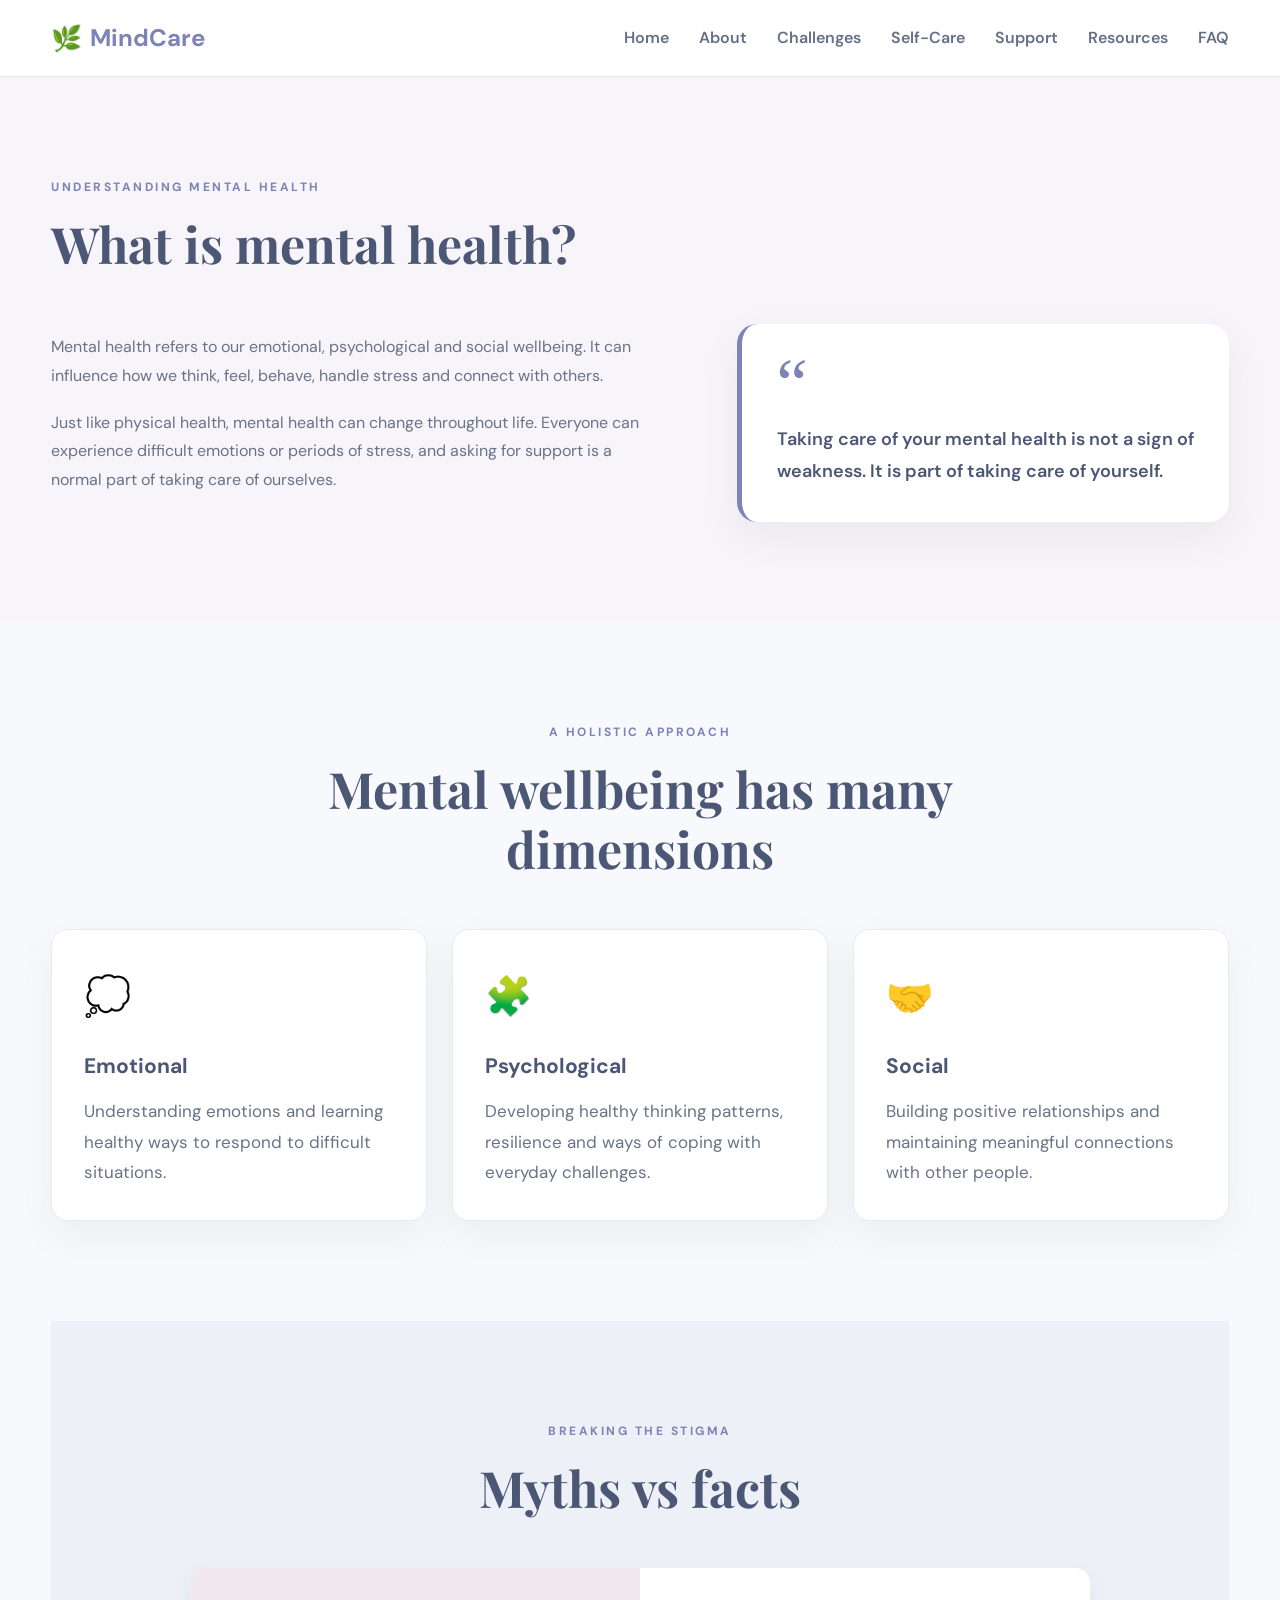
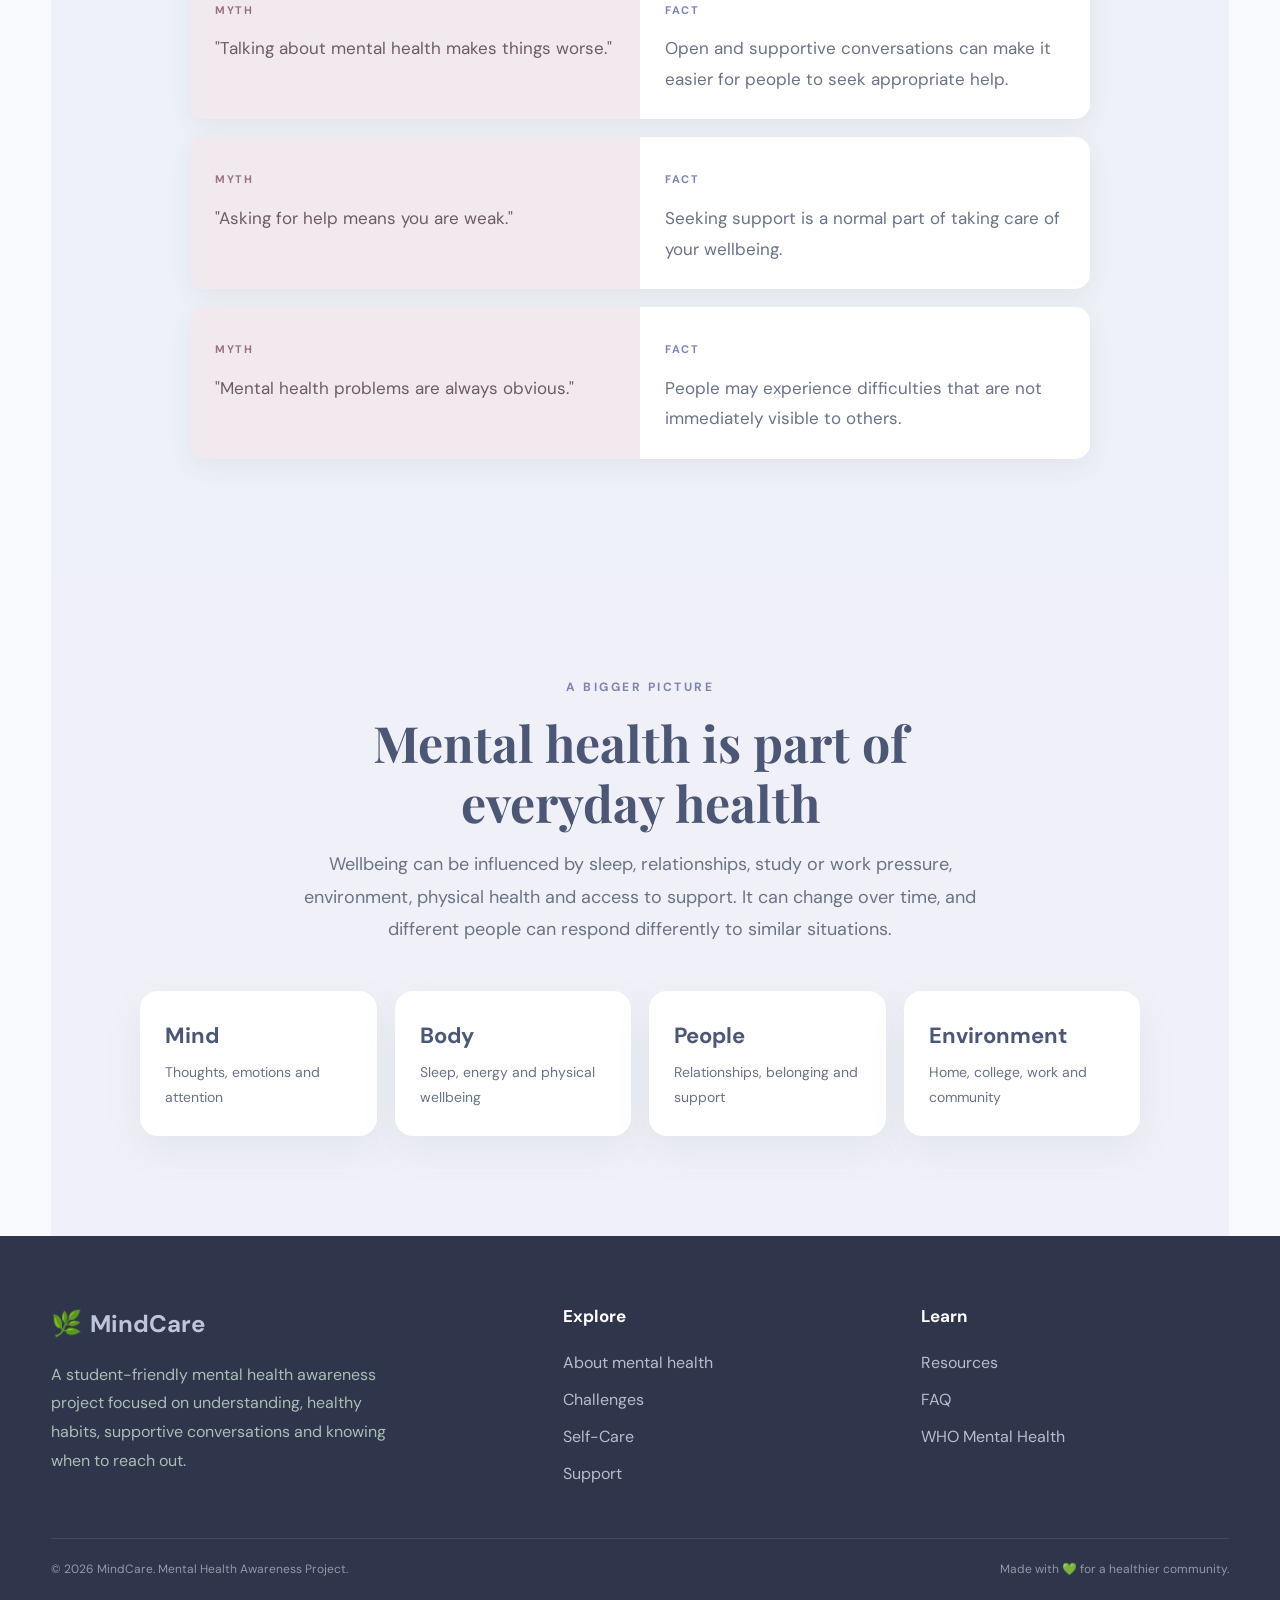
<file: about.html>
<!DOCTYPE html><html lang="en"><head><meta charset="UTF-8"><meta name="viewport" content="width=device-width, initial-scale=1.0"><meta name="description" content="MindCare is a calm, student-friendly mental health awareness website promoting understanding, self-care and support."><link rel="stylesheet" href="style.css"><link rel="preconnect" href="https://fonts.googleapis.com"><link rel="preconnect" href="https://fonts.gstatic.com" crossorigin><link href="https://fonts.googleapis.com/css2?family=DM+Sans:wght@400;500;600;700&family=Playfair+Display:wght@600;700&display=swap" rel="stylesheet"><title>About Mental Health | MindCare</title></head><body><header class="navbar"><div class="nav-container"><a class="logo" href="index.html"><span class="logo-icon">🌿</span><span>Mind<span>Care</span></span></a><button class="menu-btn" aria-label="Open menu">☰</button><nav><a href="index.html">Home</a><a href="about.html">About</a><a href="challenges.html">Challenges</a><a href="self-care.html">Self-Care</a><a href="support.html">Support</a><a href="resources.html">Resources</a><a href="faq.html">FAQ</a></nav></div></header><main><section class="intro section" id="about">
<div class="section-heading">
<p class="eyebrow">UNDERSTANDING MENTAL HEALTH</p>
<h2>
                    What is mental health?
                </h2>
</div>
<div class="intro-content">
<div class="intro-text">
<p>
                        Mental health refers to our emotional, psychological
                        and social wellbeing. It can influence how we think,
                        feel, behave, handle stress and connect with others.
                    </p>
<p>
                        Just like physical health, mental health can change
                        throughout life. Everyone can experience difficult
                        emotions or periods of stress, and asking for support
                        is a normal part of taking care of ourselves.
                    </p>
</div>
<div class="quote-card">
<div class="quote-mark">“</div>
<p>
                        Taking care of your mental health is not a sign
                        of weakness. It is part of taking care of yourself.
                    </p>
</div>
</div>
</section><section class="areas section">
<div class="section-heading center">
<p class="eyebrow">A HOLISTIC APPROACH</p>
<h2>
                    Mental wellbeing has many dimensions
                </h2>
</div>
<div class="card-grid three-columns">
<div class="info-card">
<div class="card-icon">💭</div>
<h3>Emotional</h3>
<p>
                        Understanding emotions and learning healthy ways
                        to respond to difficult situations.
                    </p>
</div>
<div class="info-card">
<div class="card-icon">🧩</div>
<h3>Psychological</h3>
<p>
                        Developing healthy thinking patterns, resilience
                        and ways of coping with everyday challenges.
                    </p>
</div>
<div class="info-card">
<div class="card-icon">🤝</div>
<h3>Social</h3>
<p>
                        Building positive relationships and maintaining
                        meaningful connections with other people.
                    </p>
</div>
</div>
</section><section class="myths section">
<div class="section-heading center">
<p class="eyebrow">BREAKING THE STIGMA</p>
<h2>
                    Myths vs facts
                </h2>
</div>
<div class="myth-list">
<div class="myth-row">
<div class="myth">
<span>MYTH</span>
<p>"Talking about mental health makes things worse."</p>
</div>
<div class="fact">
<span>FACT</span>
<p>
                            Open and supportive conversations can make it
                            easier for people to seek appropriate help.
                        </p>
</div>
</div>
<div class="myth-row">
<div class="myth">
<span>MYTH</span>
<p>"Asking for help means you are weak."</p>
</div>
<div class="fact">
<span>FACT</span>
<p>
                            Seeking support is a normal part of taking care
                            of your wellbeing.
                        </p>
</div>
</div>
<div class="myth-row">
<div class="myth">
<span>MYTH</span>
<p>"Mental health problems are always obvious."</p>
</div>
<div class="fact">
<span>FACT</span>
<p>
                            People may experience difficulties that are not
                            immediately visible to others.
                        </p>
</div>
</div>
</div>
</section><section class="section soft-panel"><div class="section-heading center"><p class="eyebrow">A BIGGER PICTURE</p><h2>Mental health is part of everyday health</h2><p class="section-description">Wellbeing can be influenced by sleep, relationships, study or work pressure, environment, physical health and access to support. It can change over time, and different people can respond differently to similar situations.</p></div><div class="stat-grid"><div><strong>Mind</strong><span>Thoughts, emotions and attention</span></div><div><strong>Body</strong><span>Sleep, energy and physical wellbeing</span></div><div><strong>People</strong><span>Relationships, belonging and support</span></div><div><strong>Environment</strong><span>Home, college, work and community</span></div></div></section></main><footer><div class="footer-container"><div class="footer-brand"><div class="logo"><span class="logo-icon">🌿</span><span>Mind<span>Care</span></span></div><p>A student-friendly mental health awareness project focused on understanding, healthy habits, supportive conversations and knowing when to reach out.</p></div><div class="footer-links"><h4>Explore</h4><a href="about.html">About mental health</a><a href="challenges.html">Challenges</a><a href="self-care.html">Self-Care</a><a href="support.html">Support</a></div><div class="footer-links"><h4>Learn</h4><a href="resources.html">Resources</a><a href="faq.html">FAQ</a><a href="https://www.who.int/health-topics/mental-health" target="_blank" rel="noopener">WHO Mental Health</a></div></div><div class="footer-bottom"><p>© 2026 MindCare. Mental Health Awareness Project.</p><p>Made with 💚 for a healthier community.</p></div></footer><script src="script.js"></script></body></html>
</file>
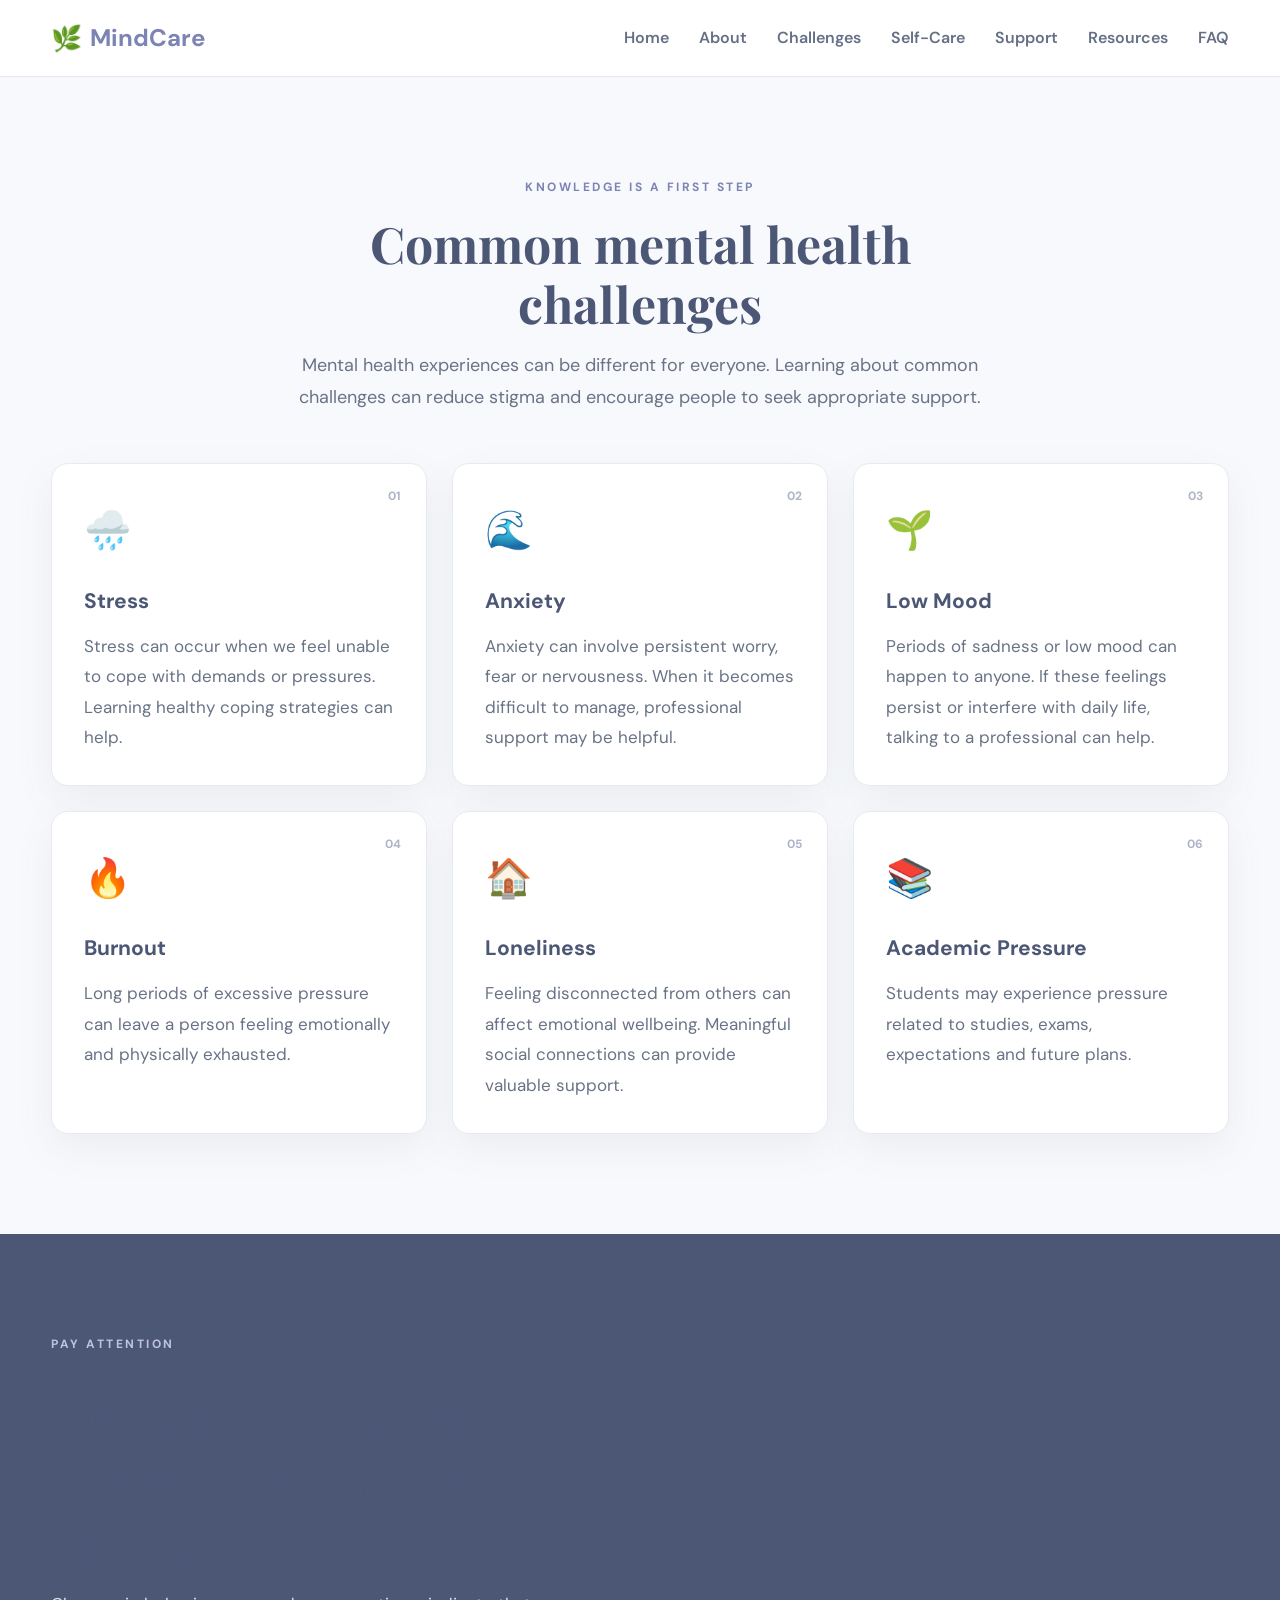
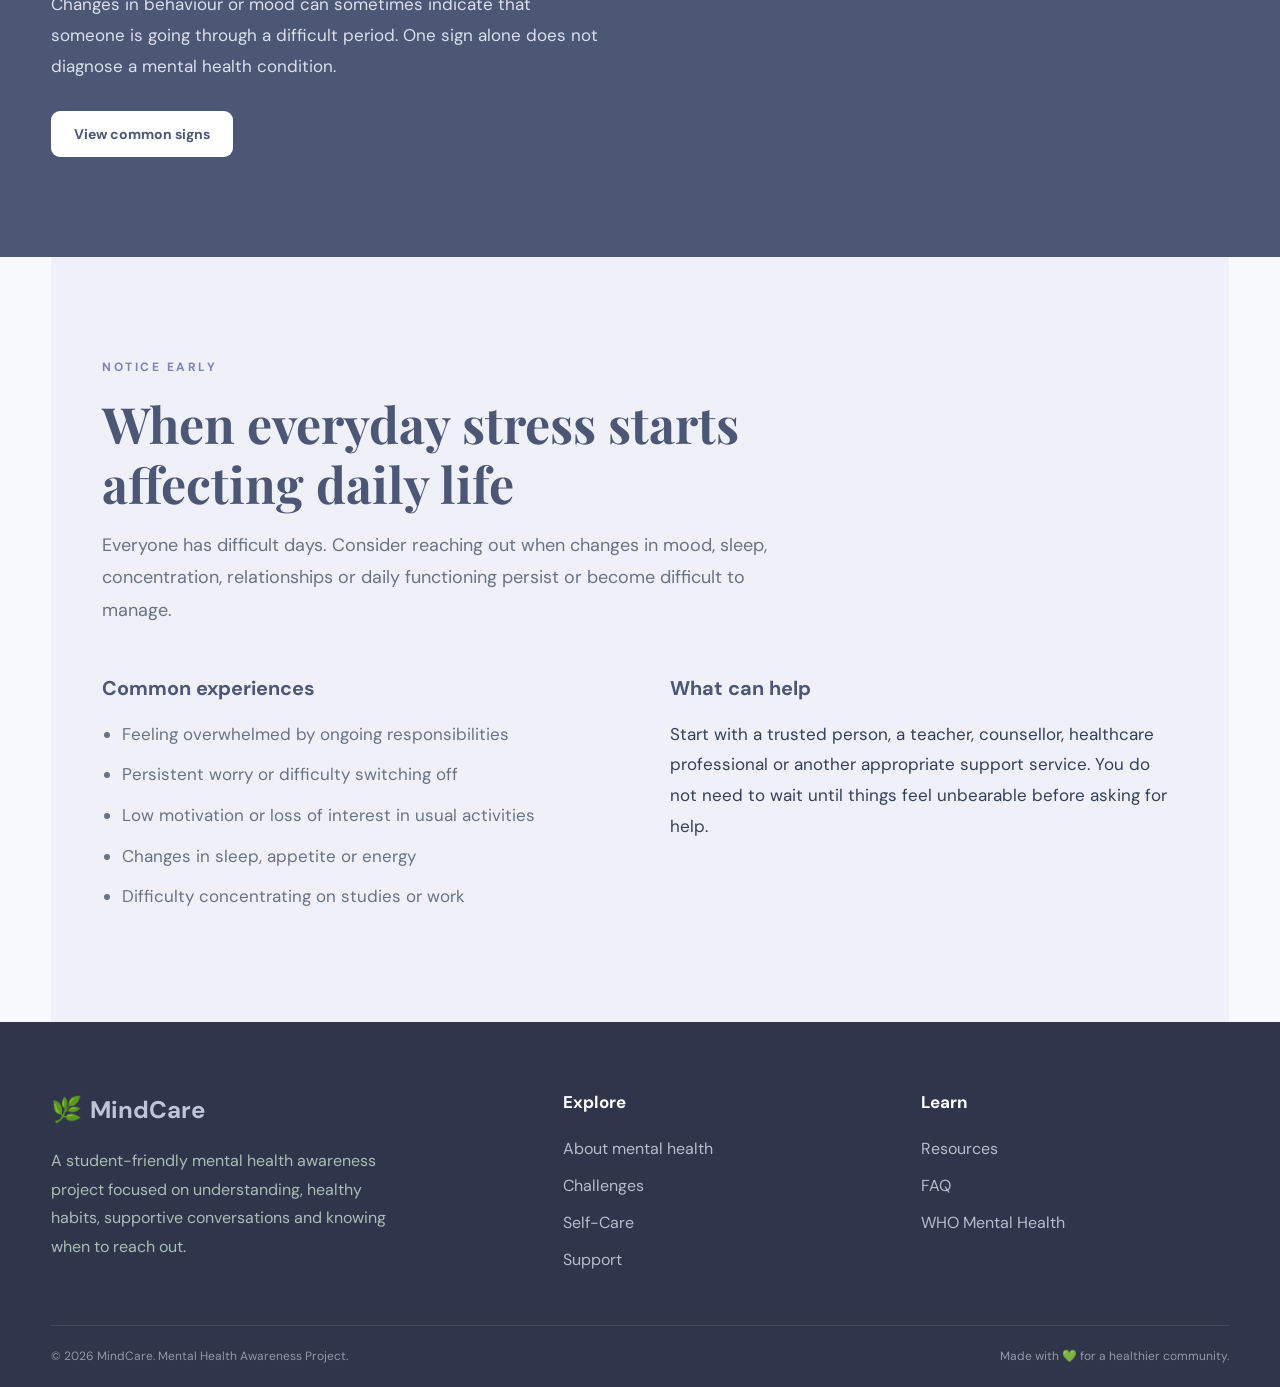
<file: challenges.html>
<!DOCTYPE html><html lang="en"><head><meta charset="UTF-8"><meta name="viewport" content="width=device-width, initial-scale=1.0"><meta name="description" content="MindCare is a calm, student-friendly mental health awareness website promoting understanding, self-care and support."><link rel="stylesheet" href="style.css"><link rel="preconnect" href="https://fonts.googleapis.com"><link rel="preconnect" href="https://fonts.gstatic.com" crossorigin><link href="https://fonts.googleapis.com/css2?family=DM+Sans:wght@400;500;600;700&family=Playfair+Display:wght@600;700&display=swap" rel="stylesheet"><title>Challenges | MindCare</title></head><body><header class="navbar"><div class="nav-container"><a class="logo" href="index.html"><span class="logo-icon">🌿</span><span>Mind<span>Care</span></span></a><button class="menu-btn" aria-label="Open menu">☰</button><nav><a href="index.html">Home</a><a href="about.html">About</a><a href="challenges.html">Challenges</a><a href="self-care.html">Self-Care</a><a href="support.html">Support</a><a href="resources.html">Resources</a><a href="faq.html">FAQ</a></nav></div></header><main><section class="challenges section" id="challenges">
<div class="section-heading center">
<p class="eyebrow">KNOWLEDGE IS A FIRST STEP</p>
<h2>
                    Common mental health challenges
                </h2>
<p class="section-description">
                    Mental health experiences can be different for everyone.
                    Learning about common challenges can reduce stigma and
                    encourage people to seek appropriate support.
                </p>
</div>
<div class="card-grid three-columns">
<article class="challenge-card">
<span class="challenge-number">01</span>
<div class="card-icon">🌧️</div>
<h3>Stress</h3>
<p>
                        Stress can occur when we feel unable to cope with
                        demands or pressures. Learning healthy coping
                        strategies can help.
                    </p>
</article>
<article class="challenge-card">
<span class="challenge-number">02</span>
<div class="card-icon">🌊</div>
<h3>Anxiety</h3>
<p>
                        Anxiety can involve persistent worry, fear or
                        nervousness. When it becomes difficult to manage,
                        professional support may be helpful.
                    </p>
</article>
<article class="challenge-card">
<span class="challenge-number">03</span>
<div class="card-icon">🌱</div>
<h3>Low Mood</h3>
<p>
                        Periods of sadness or low mood can happen to anyone.
                        If these feelings persist or interfere with daily life,
                        talking to a professional can help.
                    </p>
</article>
<article class="challenge-card">
<span class="challenge-number">04</span>
<div class="card-icon">🔥</div>
<h3>Burnout</h3>
<p>
                        Long periods of excessive pressure can leave a person
                        feeling emotionally and physically exhausted.
                    </p>
</article>
<article class="challenge-card">
<span class="challenge-number">05</span>
<div class="card-icon">🏠</div>
<h3>Loneliness</h3>
<p>
                        Feeling disconnected from others can affect emotional
                        wellbeing. Meaningful social connections can provide
                        valuable support.
                    </p>
</article>
<article class="challenge-card">
<span class="challenge-number">06</span>
<div class="card-icon">📚</div>
<h3>Academic Pressure</h3>
<p>
                        Students may experience pressure related to studies,
                        exams, expectations and future plans.
                    </p>
</article>
</div>
</section><section class="warning section" id="warning">
<div class="warning-container">
<div class="warning-content">
<p class="eyebrow">PAY ATTENTION</p>
<h2>
                        Recognising when someone may need support
                    </h2>
<p>
                        Changes in behaviour or mood can sometimes indicate
                        that someone is going through a difficult period.
                        One sign alone does not diagnose a mental health
                        condition.
                    </p>
<button class="btn primary-btn" id="signsBtn">
                        View common signs
                    </button>
</div>
<div class="signs-box" id="signsBox">
<div class="sign-item">
<span>✓</span>
                        Noticeable changes in mood
                    </div>
<div class="sign-item">
<span>✓</span>
                        Withdrawing from usual activities
                    </div>
<div class="sign-item">
<span>✓</span>
                        Difficulty concentrating
                    </div>
<div class="sign-item">
<span>✓</span>
                        Changes in sleep or daily routine
                    </div>
<div class="sign-item">
<span>✓</span>
                        Feeling overwhelmed for a long period
                    </div>
<div class="sign-item">
<span>✓</span>
                        Difficulty managing everyday responsibilities
                    </div>
</div>
</div>
</section><section class="section soft-panel"><div class="section-heading"><p class="eyebrow">NOTICE EARLY</p><h2>When everyday stress starts affecting daily life</h2><p class="section-description">Everyone has difficult days. Consider reaching out when changes in mood, sleep, concentration, relationships or daily functioning persist or become difficult to manage.</p></div><div class="two-col-content"><div><h3>Common experiences</h3><ul class="clean-list"><li>Feeling overwhelmed by ongoing responsibilities</li><li>Persistent worry or difficulty switching off</li><li>Low motivation or loss of interest in usual activities</li><li>Changes in sleep, appetite or energy</li><li>Difficulty concentrating on studies or work</li></ul></div><div><h3>What can help</h3><p>Start with a trusted person, a teacher, counsellor, healthcare professional or another appropriate support service. You do not need to wait until things feel unbearable before asking for help.</p></div></div></section></main><footer><div class="footer-container"><div class="footer-brand"><div class="logo"><span class="logo-icon">🌿</span><span>Mind<span>Care</span></span></div><p>A student-friendly mental health awareness project focused on understanding, healthy habits, supportive conversations and knowing when to reach out.</p></div><div class="footer-links"><h4>Explore</h4><a href="about.html">About mental health</a><a href="challenges.html">Challenges</a><a href="self-care.html">Self-Care</a><a href="support.html">Support</a></div><div class="footer-links"><h4>Learn</h4><a href="resources.html">Resources</a><a href="faq.html">FAQ</a><a href="https://www.who.int/health-topics/mental-health" target="_blank" rel="noopener">WHO Mental Health</a></div></div><div class="footer-bottom"><p>© 2026 MindCare. Mental Health Awareness Project.</p><p>Made with 💚 for a healthier community.</p></div></footer><script src="script.js"></script></body></html>
</file>
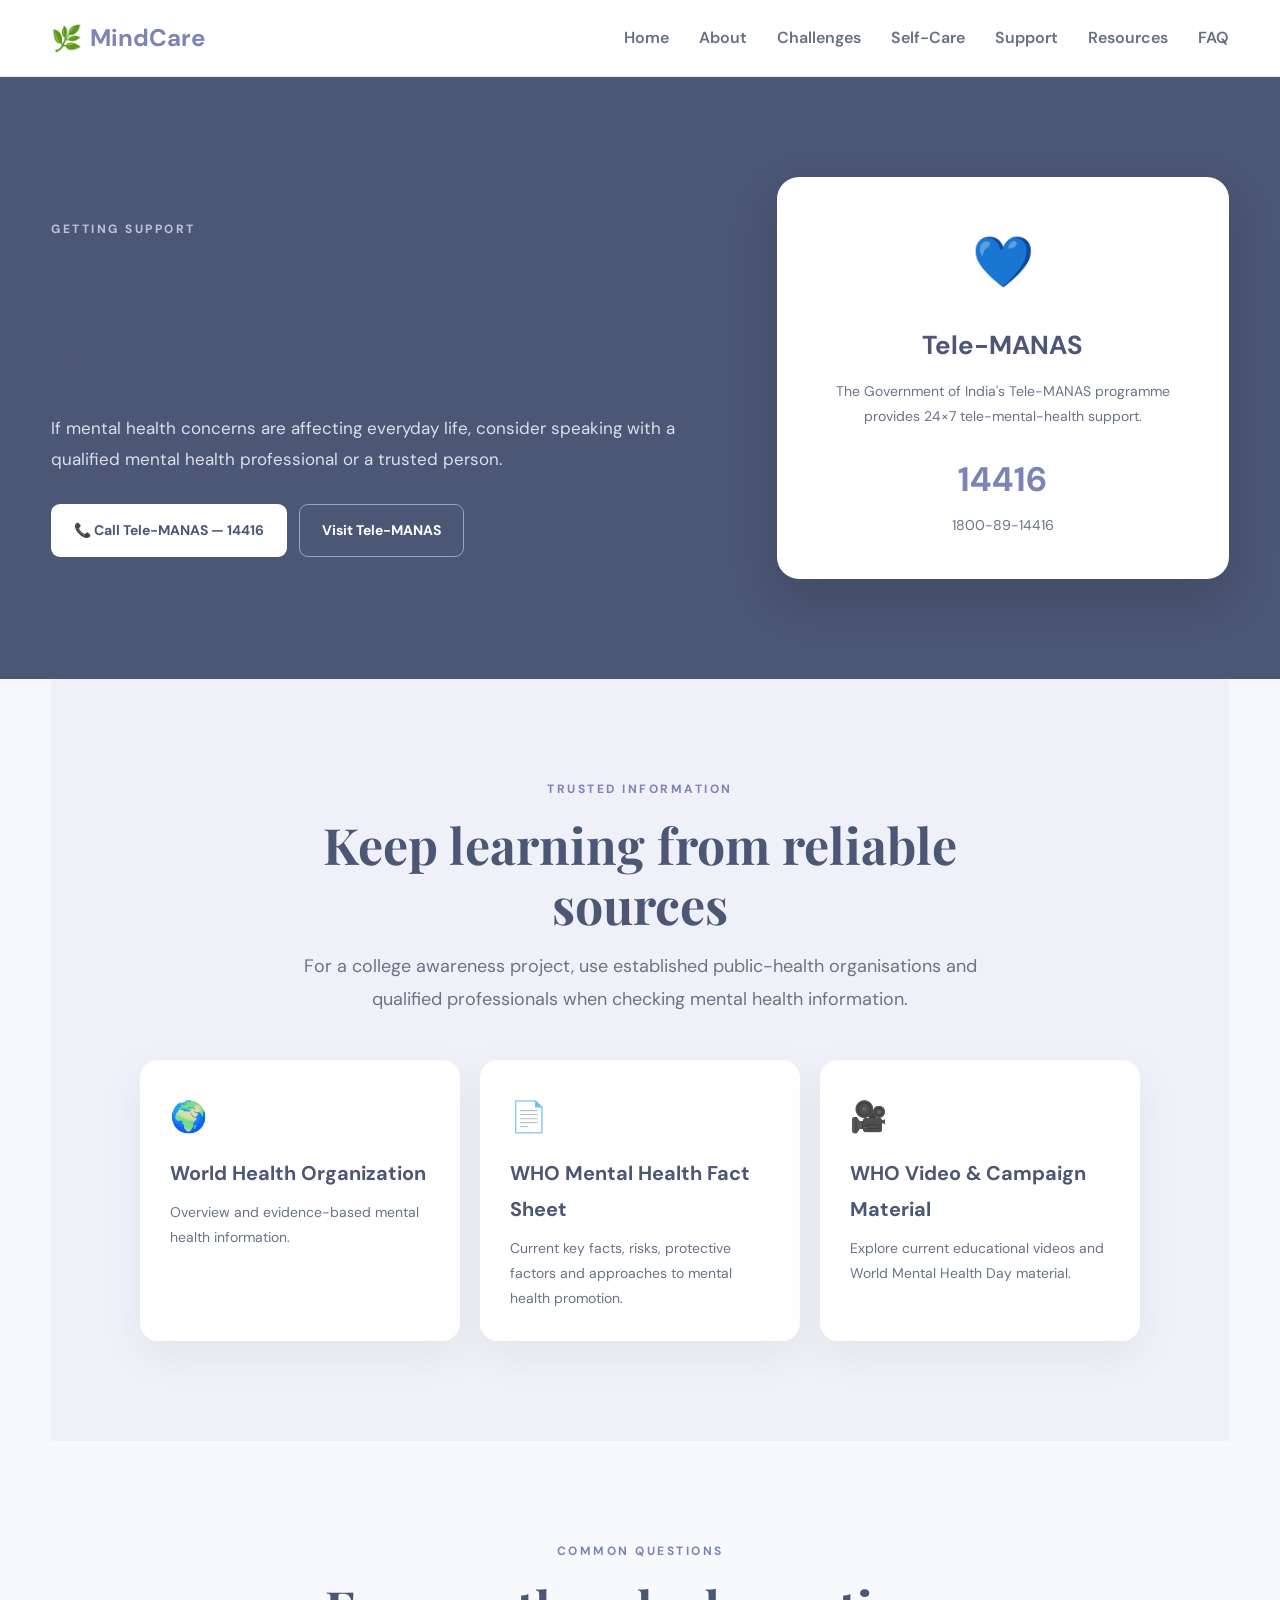
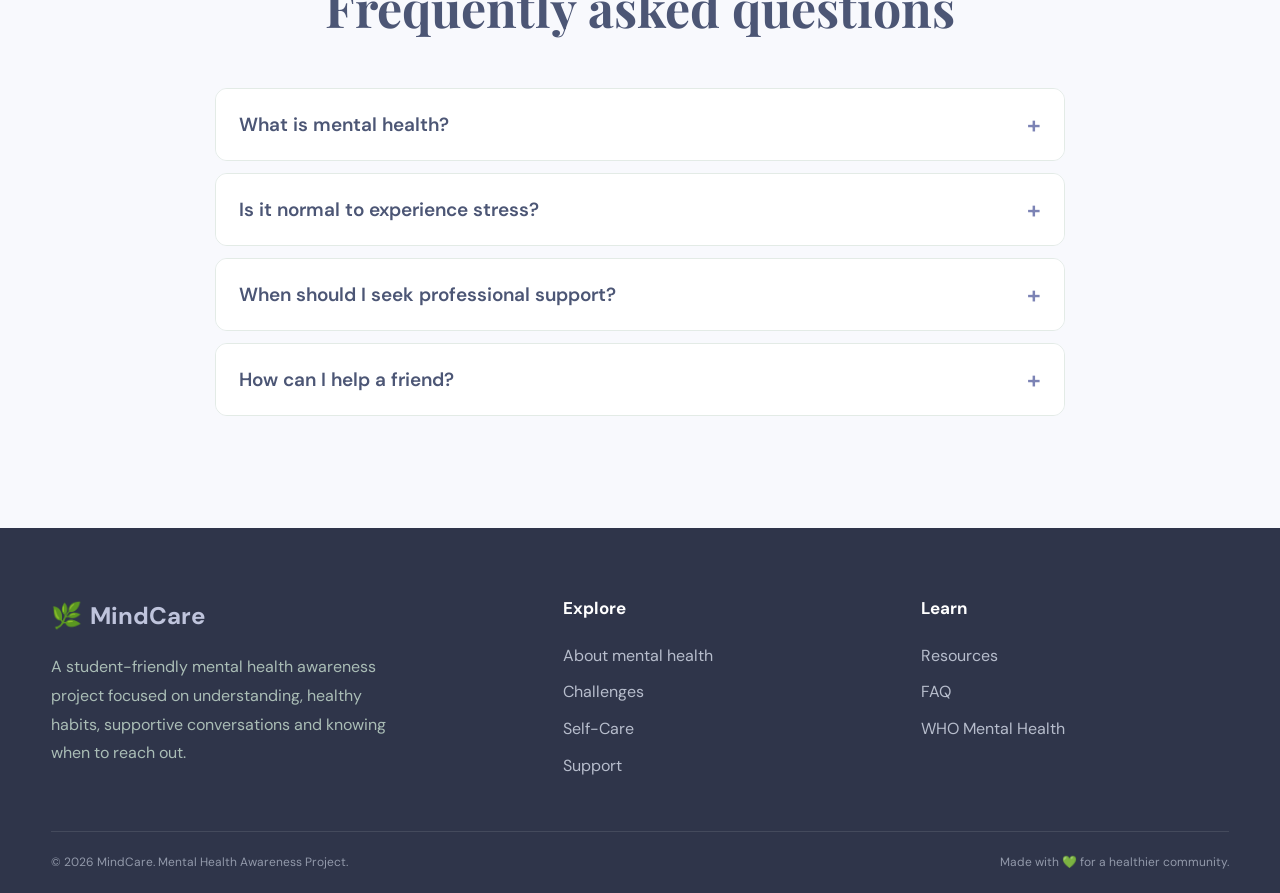
<file: resources.html>
<!DOCTYPE html><html lang="en"><head><meta charset="UTF-8"><meta name="viewport" content="width=device-width, initial-scale=1.0"><meta name="description" content="MindCare is a calm, student-friendly mental health awareness website promoting understanding, self-care and support."><link rel="stylesheet" href="style.css"><link rel="preconnect" href="https://fonts.googleapis.com"><link rel="preconnect" href="https://fonts.gstatic.com" crossorigin><link href="https://fonts.googleapis.com/css2?family=DM+Sans:wght@400;500;600;700&family=Playfair+Display:wght@600;700&display=swap" rel="stylesheet"><title>Resources | MindCare</title></head><body><header class="navbar"><div class="nav-container"><a class="logo" href="index.html"><span class="logo-icon">🌿</span><span>Mind<span>Care</span></span></a><button class="menu-btn" aria-label="Open menu">☰</button><nav><a href="index.html">Home</a><a href="about.html">About</a><a href="challenges.html">Challenges</a><a href="self-care.html">Self-Care</a><a href="support.html">Support</a><a href="resources.html">Resources</a><a href="faq.html">FAQ</a></nav></div></header><main><section class="resources section" id="resources">
<div class="resources-container">
<div class="resource-content">
<p class="eyebrow">GETTING SUPPORT</p>
<h2>
                        Reaching out is a positive step.
                    </h2>
<p>
                        If mental health concerns are affecting everyday life,
                        consider speaking with a qualified mental health
                        professional or a trusted person.
                    </p>
<div class="resource-buttons">
<a class="btn primary-btn" href="tel:14416">
                            📞 Call Tele-MANAS — 14416
                        </a>
<a class="btn secondary-btn" href="https://telemanas.mohfw.gov.in/" target="_blank">
                            Visit Tele-MANAS
                        </a>
</div>
</div>
<div class="resource-card">
<div class="resource-icon">
                        💙
                    </div>
<h3>Tele-MANAS</h3>
<p>
                        The Government of India's Tele-MANAS programme
                        provides 24×7 tele-mental-health support.
                    </p>
<strong>14416</strong>
<small>
                        1800-89-14416
                    </small>
</div>
</div>
</section><section class="section resources-extra"><div class="section-heading center"><p class="eyebrow">TRUSTED INFORMATION</p><h2>Keep learning from reliable sources</h2><p class="section-description">For a college awareness project, use established public-health organisations and qualified professionals when checking mental health information.</p></div><div class="resource-links-grid"><a class="resource-link" href="https://www.who.int/health-topics/mental-health" rel="noopener" target="_blank"><span>🌍</span><h3>World Health Organization</h3><p>Overview and evidence-based mental health information.</p></a><a class="resource-link" href="https://www.who.int/news-room/fact-sheets/detail/mental-health-strengthening-our-response" rel="noopener" target="_blank"><span>📄</span><h3>WHO Mental Health Fact Sheet</h3><p>Current key facts, risks, protective factors and approaches to mental health promotion.</p></a><a class="resource-link" href="https://www.who.int/campaigns/world-mental-health-day/2026" rel="noopener" target="_blank"><span>🎥</span><h3>WHO Video &amp; Campaign Material</h3><p>Explore current educational videos and World Mental Health Day material.</p></a></div></section><section class="faq section">
<div class="section-heading center">
<p class="eyebrow">COMMON QUESTIONS</p>
<h2>
                    Frequently asked questions
                </h2>
</div>
<div class="faq-container">
<div class="faq-item">
<button class="faq-question">
                        What is mental health?
                        <span>+</span>
</button>
<div class="faq-answer">
<p>
                            Mental health includes our emotional,
                            psychological and social wellbeing. It affects
                            how we think, feel, behave and interact with others.
                        </p>
</div>
</div>
<div class="faq-item">
<button class="faq-question">
                        Is it normal to experience stress?
                        <span>+</span>
</button>
<div class="faq-answer">
<p>
                            Stress is a common human response to challenging
                            situations. If stress becomes overwhelming or
                            persistent, talking to someone you trust or a
                            qualified professional may be helpful.
                        </p>
</div>
</div>
<div class="faq-item">
<button class="faq-question">
                        When should I seek professional support?
                        <span>+</span>
</button>
<div class="faq-answer">
<p>
                            Consider seeking support when emotional or
                            psychological difficulties persist, become
                            difficult to manage or interfere with everyday life.
                        </p>
</div>
</div>
<div class="faq-item">
<button class="faq-question">
                        How can I help a friend?
                        <span>+</span>
</button>
<div class="faq-answer">
<p>
                            Listen without judgement, show empathy, stay
                            connected and encourage them to reach out to
                            appropriate support when needed.
                        </p>
</div>
</div>
</div>
</section></main><footer><div class="footer-container"><div class="footer-brand"><div class="logo"><span class="logo-icon">🌿</span><span>Mind<span>Care</span></span></div><p>A student-friendly mental health awareness project focused on understanding, healthy habits, supportive conversations and knowing when to reach out.</p></div><div class="footer-links"><h4>Explore</h4><a href="about.html">About mental health</a><a href="challenges.html">Challenges</a><a href="self-care.html">Self-Care</a><a href="support.html">Support</a></div><div class="footer-links"><h4>Learn</h4><a href="resources.html">Resources</a><a href="faq.html">FAQ</a><a href="https://www.who.int/health-topics/mental-health" target="_blank" rel="noopener">WHO Mental Health</a></div></div><div class="footer-bottom"><p>© 2026 MindCare. Mental Health Awareness Project.</p><p>Made with 💚 for a healthier community.</p></div></footer><script src="script.js"></script></body></html>
</file>
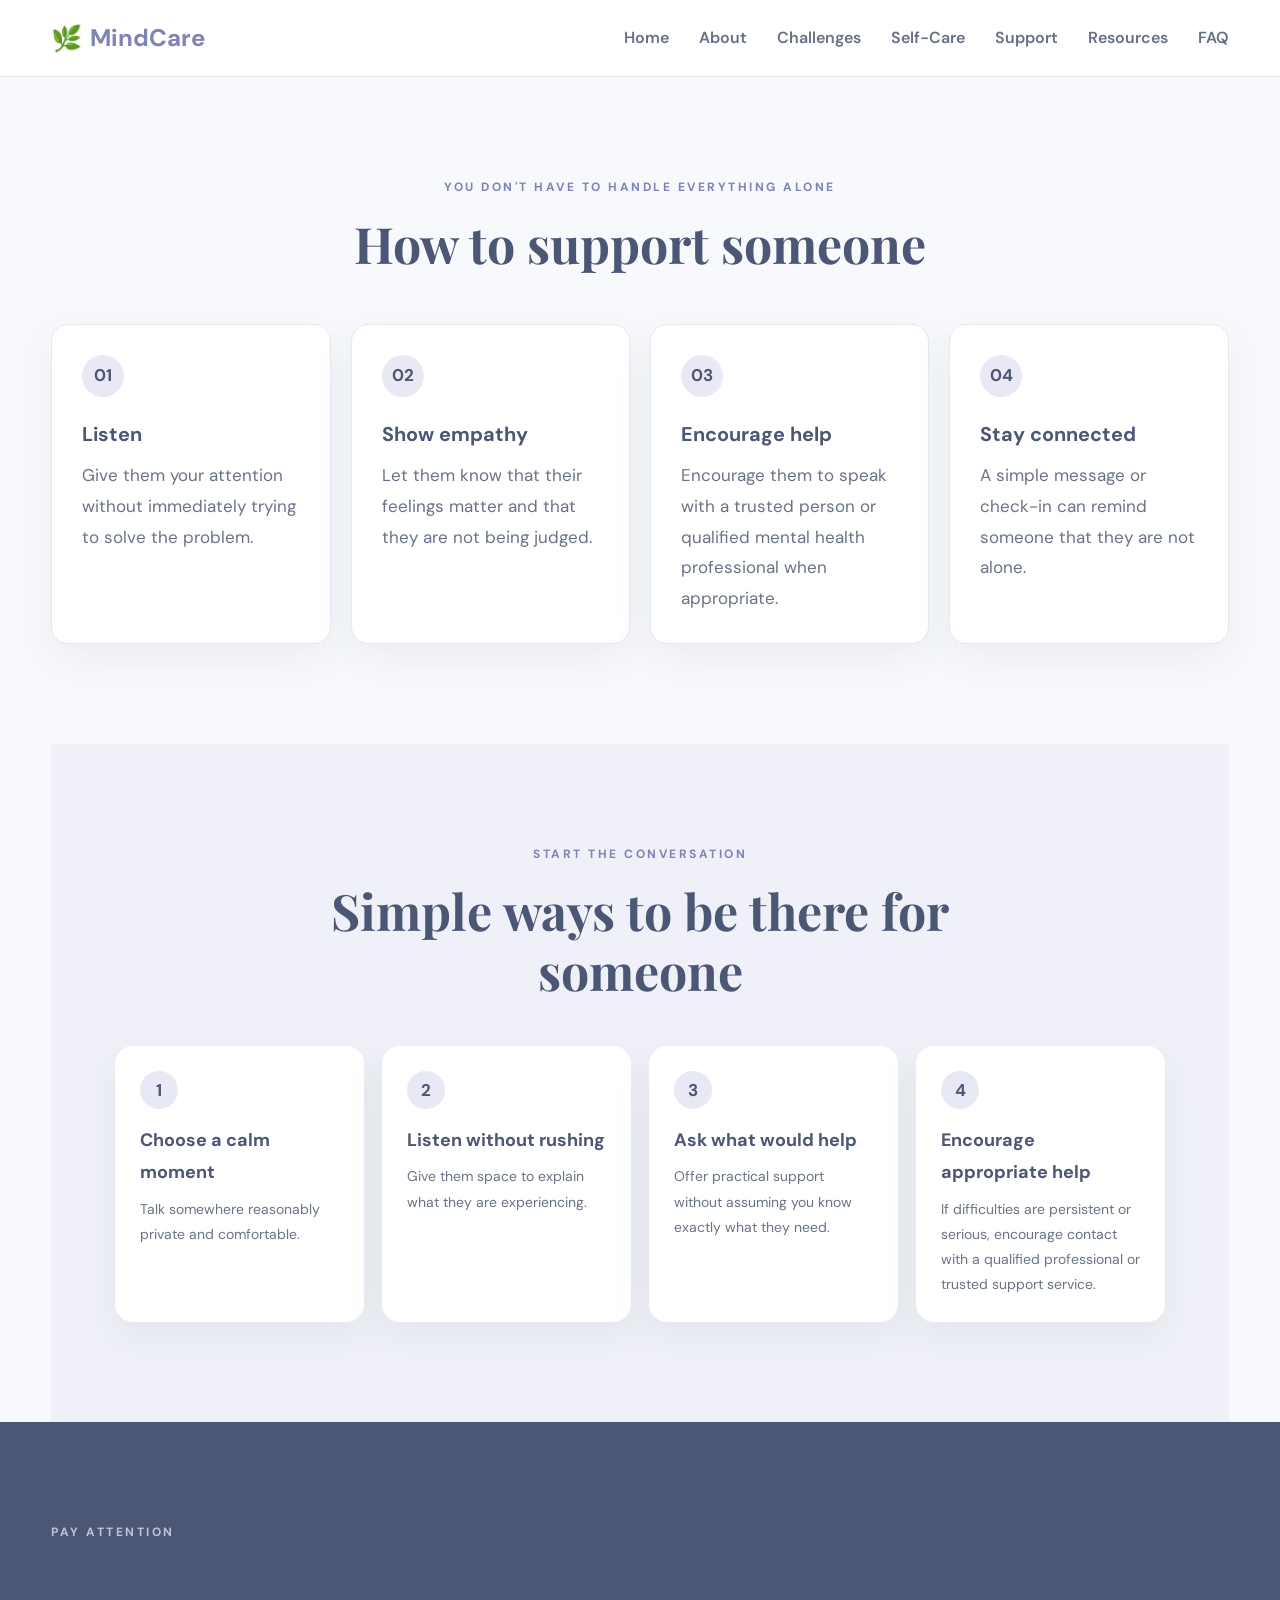
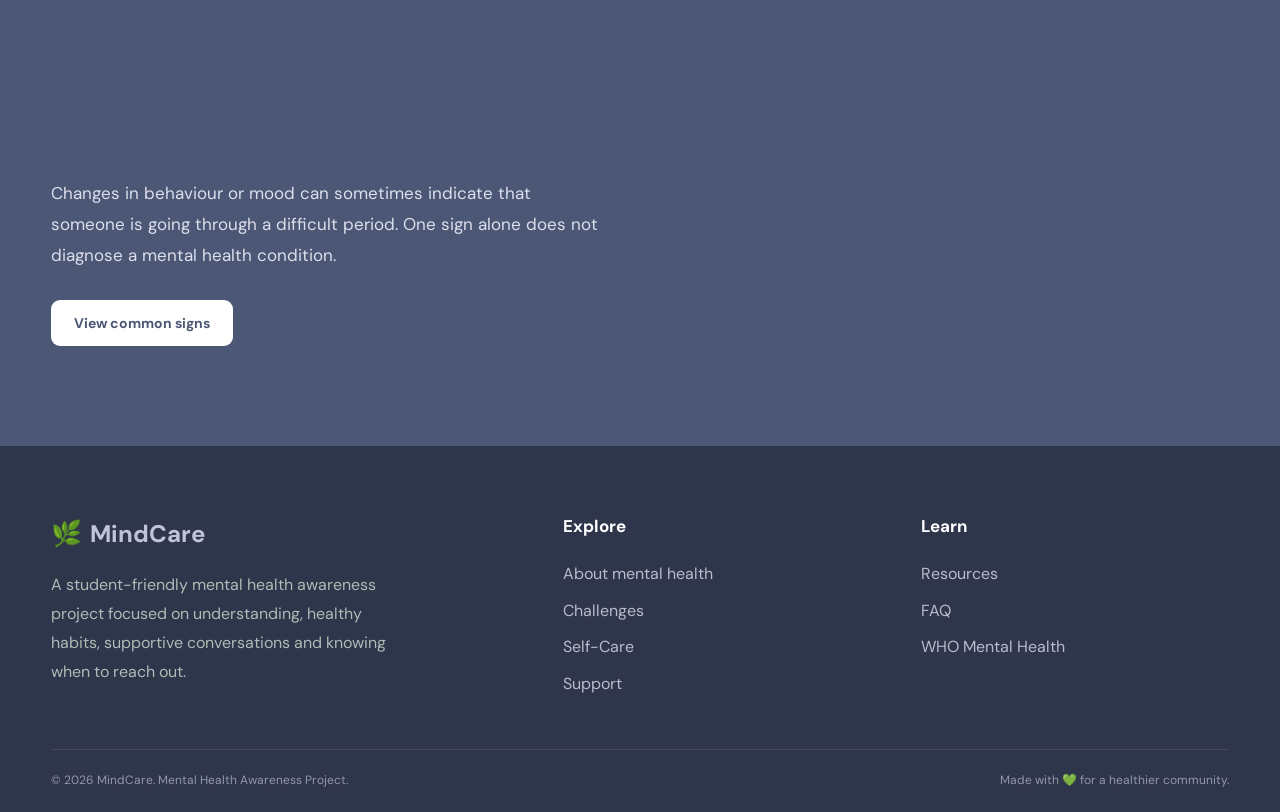
<file: support.html>
<!DOCTYPE html><html lang="en"><head><meta charset="UTF-8"><meta name="viewport" content="width=device-width, initial-scale=1.0"><meta name="description" content="MindCare is a calm, student-friendly mental health awareness website promoting understanding, self-care and support."><link rel="stylesheet" href="style.css"><link rel="preconnect" href="https://fonts.googleapis.com"><link rel="preconnect" href="https://fonts.gstatic.com" crossorigin><link href="https://fonts.googleapis.com/css2?family=DM+Sans:wght@400;500;600;700&family=Playfair+Display:wght@600;700&display=swap" rel="stylesheet"><title>Support | MindCare</title></head><body><header class="navbar"><div class="nav-container"><a class="logo" href="index.html"><span class="logo-icon">🌿</span><span>Mind<span>Care</span></span></a><button class="menu-btn" aria-label="Open menu">☰</button><nav><a href="index.html">Home</a><a href="about.html">About</a><a href="challenges.html">Challenges</a><a href="self-care.html">Self-Care</a><a href="support.html">Support</a><a href="resources.html">Resources</a><a href="faq.html">FAQ</a></nav></div></header><main><section class="support section" id="support">
<div class="section-heading center">
<p class="eyebrow">YOU DON'T HAVE TO HANDLE EVERYTHING ALONE</p>
<h2>
                    How to support someone
                </h2>
</div>
<div class="support-grid">
<div class="support-card">
<div class="support-number">01</div>
<h3>Listen</h3>
<p>
                        Give them your attention without immediately trying
                        to solve the problem.
                    </p>
</div>
<div class="support-card">
<div class="support-number">02</div>
<h3>Show empathy</h3>
<p>
                        Let them know that their feelings matter and that
                        they are not being judged.
                    </p>
</div>
<div class="support-card">
<div class="support-number">03</div>
<h3>Encourage help</h3>
<p>
                        Encourage them to speak with a trusted person or
                        qualified mental health professional when appropriate.
                    </p>
</div>
<div class="support-card">
<div class="support-number">04</div>
<h3>Stay connected</h3>
<p>
                        A simple message or check-in can remind someone
                        that they are not alone.
                    </p>
</div>
</div>
</section><section class="section conversation-section"><div class="section-heading center"><p class="eyebrow">START THE CONVERSATION</p><h2>Simple ways to be there for someone</h2></div><div class="conversation-grid"><div><strong>1</strong><h3>Choose a calm moment</h3><p>Talk somewhere reasonably private and comfortable.</p></div><div><strong>2</strong><h3>Listen without rushing</h3><p>Give them space to explain what they are experiencing.</p></div><div><strong>3</strong><h3>Ask what would help</h3><p>Offer practical support without assuming you know exactly what they need.</p></div><div><strong>4</strong><h3>Encourage appropriate help</h3><p>If difficulties are persistent or serious, encourage contact with a qualified professional or trusted support service.</p></div></div></section><section class="warning section" id="warning">
<div class="warning-container">
<div class="warning-content">
<p class="eyebrow">PAY ATTENTION</p>
<h2>
                        Recognising when someone may need support
                    </h2>
<p>
                        Changes in behaviour or mood can sometimes indicate
                        that someone is going through a difficult period.
                        One sign alone does not diagnose a mental health
                        condition.
                    </p>
<button class="btn primary-btn" id="signsBtn">
                        View common signs
                    </button>
</div>
<div class="signs-box" id="signsBox">
<div class="sign-item">
<span>✓</span>
                        Noticeable changes in mood
                    </div>
<div class="sign-item">
<span>✓</span>
                        Withdrawing from usual activities
                    </div>
<div class="sign-item">
<span>✓</span>
                        Difficulty concentrating
                    </div>
<div class="sign-item">
<span>✓</span>
                        Changes in sleep or daily routine
                    </div>
<div class="sign-item">
<span>✓</span>
                        Feeling overwhelmed for a long period
                    </div>
<div class="sign-item">
<span>✓</span>
                        Difficulty managing everyday responsibilities
                    </div>
</div>
</div>
</section></main><footer><div class="footer-container"><div class="footer-brand"><div class="logo"><span class="logo-icon">🌿</span><span>Mind<span>Care</span></span></div><p>A student-friendly mental health awareness project focused on understanding, healthy habits, supportive conversations and knowing when to reach out.</p></div><div class="footer-links"><h4>Explore</h4><a href="about.html">About mental health</a><a href="challenges.html">Challenges</a><a href="self-care.html">Self-Care</a><a href="support.html">Support</a></div><div class="footer-links"><h4>Learn</h4><a href="resources.html">Resources</a><a href="faq.html">FAQ</a><a href="https://www.who.int/health-topics/mental-health" target="_blank" rel="noopener">WHO Mental Health</a></div></div><div class="footer-bottom"><p>© 2026 MindCare. Mental Health Awareness Project.</p><p>Made with 💚 for a healthier community.</p></div></footer><script src="script.js"></script></body></html>
</file>
<file: style.css>
/* =====================================================
   MINDCARE - MENTAL HEALTH AWARENESS WEBSITE
   ===================================================== */


/* ================= BASIC RESET ================= */

* {
    margin: 0;
    padding: 0;
    box-sizing: border-box;
}

html {
    scroll-behavior: smooth;
}

body {
    font-family: "DM Sans", sans-serif;
    color: #4b5563;
    background: #faf9ff;
    line-height: 1.8;
    font-size: 17px;
}

a {
    text-decoration: none;
    color: inherit;
}

button {
    font-family: inherit;
}

section {
    scroll-margin-top: 80px;
}


/* ================= VARIABLES ================= */

:root {

    --green-dark: #4C5675;
    --green: #7C83B5;
    --green-light: #E8E9F5;

    --cream: #F7F4FA;
    --cream-dark: #EAE6F0;

    --blue: #718DA8;
    --blue-light: #E9F0F7;

    --text: #34405A;
    --text-light: #697386;

    --white: #FFFFFF;

    --shadow:
        0 15px 40px rgba(36, 77, 64, 0.08);

}


/* ================= NAVBAR ================= */

.navbar {

    position: sticky;
    top: 0;
    z-index: 1000;

    background: rgba(255, 255, 255, 0.94);

    backdrop-filter: blur(15px);

    border-bottom: 1px solid #E5E7EF;
}

.nav-container {

    width: min(1180px, 92%);

    margin: auto;

    height: 76px;

    display: flex;

    align-items: center;

    justify-content: space-between;
}

.logo {

    font-size: 24px;

    font-weight: 700;

    color: var(--green-dark);

    display: flex;

    align-items: center;

    gap: 8px;
}

.logo span:last-child {
    color: var(--green);
}

.logo-icon {
    font-size: 25px;
}

nav {

    display: flex;

    align-items: center;

    gap: 30px;
}

nav a {

    color: #657086;

    font-size: 16px;

    font-weight: 600;

    transition: 0.3s;
}

nav a:hover {
    color: var(--green);
}

.menu-btn {

    display: none;

    border: none;

    background: transparent;

    font-size: 28px;

    cursor: pointer;

    color: var(--green-dark);
}


/* ================= HERO ================= */

.hero {

    min-height: 700px;

    width: min(1180px, 92%);

    margin: auto;

    display: grid;

    grid-template-columns: 1.1fr 0.9fr;

    align-items: center;

    gap: 70px;
}

.hero-content {
    padding: 70px 0;
}

.eyebrow {

    color: var(--green);

    font-size: 12px;

    letter-spacing: 2.5px;

    font-weight: 700;

    margin-bottom: 15px;
}

.hero h1 {

    font-family: "Playfair Display", serif;

    font-size: clamp(48px, 6vw, 78px);

    line-height: 1.08;

    color: var(--green-dark);

    max-width: 700px;
}

.hero h1 span {

    display: block;

    color: var(--green);
}

.hero-text {
    color: var(--text-light);
    font-size: 20px;
    max-width: 650px;
    margin-top: 25px;
    line-height: 1.8;
}

.hero-buttons {

    display: flex;

    gap: 15px;

    margin-top: 35px;

    flex-wrap: wrap;
}


/* ================= BUTTONS ================= */

.btn {

    display: inline-flex;

    align-items: center;

    justify-content: center;

    padding: 13px 22px;

    border-radius: 9px;

    font-size: 14px;

    font-weight: 700;

    border: 1px solid transparent;

    cursor: pointer;

    transition: 0.3s;
}

.primary-btn {

    background: var(--green-dark);

    color: white;
}

.primary-btn:hover {

    transform: translateY(-3px);

    box-shadow: 0 10px 25px rgba(36, 77, 64, 0.2);
}

.secondary-btn {

    background: white;

    color: var(--green-dark);

    border-color: #D7DAE8;
}

.secondary-btn:hover {

    background: var(--green-light);

    transform: translateY(-3px);
}


/* ================= HERO VISUAL ================= */

.hero-visual {

    position: relative;

    height: 500px;

    display: flex;

    align-items: center;

    justify-content: center;
}

.circle {

    position: absolute;

    border-radius: 50%;
}

.circle-one {

    width: 390px;

    height: 390px;

    background: var(--green-light);
}

.circle-two {

    width: 290px;

    height: 290px;

    background: #D9DDF0;
}

.brain-card {

    position: relative;

    z-index: 2;

    width: 280px;

    padding: 40px 30px;

    text-align: center;

    border-radius: 25px;

    background: rgba(255, 255, 255, 0.95);

    box-shadow: var(--shadow);

    transform: rotate(2deg);

    animation: floating 4s ease-in-out infinite;
}

.brain-icon {

    font-size: 80px;

    margin-bottom: 15px;
}

.brain-card h3 {

    color: var(--green-dark);

    font-size: 22px;

    margin-bottom: 8px;
}

.brain-card p {

    color: var(--text-light);

    font-size: 14px;
}

@keyframes floating {

    0%,
    100% {
        transform: translateY(0) rotate(2deg);
    }

    50% {
        transform: translateY(-12px) rotate(2deg);
    }
}


/* ================= GENERAL SECTIONS ================= */

.section {

    padding: 100px 0;

    width: min(1180px, 92%);

    margin: auto;
}

.section-heading {

    max-width: 700px;
}

.section-heading.center {

    text-align: center;

    margin-left: auto;

    margin-right: auto;
}

.section-heading h2 {

    font-family: "Playfair Display", serif;

    font-size: clamp(34px, 4vw, 50px);

    line-height: 1.2;

    color: var(--green-dark);
}

.section-description {
    color: var(--text-light);
    margin-top: 15px;
    font-size: 18px;
    line-height: 1.8;
}


/* ================= INTRO ================= */

.intro {

    background: var(--cream);

    width: 100%;

    padding-left: max(4%, calc((100% - 1180px) / 2));

    padding-right: max(4%, calc((100% - 1180px) / 2));
}

.intro-content {

    margin-top: 50px;

    display: grid;

    grid-template-columns: 1fr 0.8fr;

    gap: 70px;

    align-items: center;
}

.intro-text p {

    color: var(--text-light);

    margin-bottom: 18px;

    font-size: 16px;
}

.quote-card {

    background: white;

    padding: 35px;

    border-radius: 20px;

    box-shadow: var(--shadow);

    border-left: 5px solid var(--green);
}

.quote-mark {

    font-family: Georgia, serif;

    font-size: 70px;

    color: var(--green);

    line-height: 0.7;
}

.quote-card p {

    color: var(--green-dark);

    font-size: 18px;

    font-weight: 600;

    margin-top: 15px;
}


/* ================= CARD GRID ================= */

.card-grid {

    display: grid;

    gap: 25px;

    margin-top: 50px;
}

.three-columns {

    grid-template-columns: repeat(3, 1fr);
}

.info-card,
.challenge-card {

    background: white;

    padding: 32px;

    border-radius: 17px;

    box-shadow: var(--shadow);

    border: 1px solid #E8EAF1;

    transition: 0.3s;
}

.info-card:hover,
.challenge-card:hover {

    transform: translateY(-7px);

    box-shadow: 0 20px 45px rgba(36, 77, 64, 0.12);
}

.card-icon {

    font-size: 38px;

    margin-bottom: 18px;
}

.info-card h3,
.challenge-card h3 {

    font-size: 21px;

    color: var(--green-dark);

    margin-bottom: 10px;
}

.info-card p,
.challenge-card p {
    font-size: 17px;
    color: var(--text-light);
    line-height: 1.8;
}


/* ================= CHALLENGES ================= */

.challenges {

    background: #F8F9FD;
}

.challenge-card {

    position: relative;

    overflow: hidden;
}

.challenge-number {

    position: absolute;

    top: 22px;

    right: 25px;

    font-size: 12px;

    font-weight: 700;

    color: #AEB5C8;
}


/* ================= WARNING ================= */

.warning {

    width: 100%;

    padding: 100px max(4%, calc((100% - 1180px) / 2));

    background: var(--green-dark);

    color: white;
}

.warning-container {

    display: grid;

    grid-template-columns: 1fr 1fr;

    gap: 80px;

    align-items: center;
}

.warning .eyebrow {

    color: #BFC4DC;
}

.warning h2 {

    font-family: "Playfair Display", serif;

    font-size: clamp(35px, 4vw, 52px);

    line-height: 1.2;

    margin-bottom: 20px;
}

.warning-content > p {

    color: #DCE0EC;

    margin-bottom: 30px;
}

.warning .primary-btn {

    background: white;

    color: var(--green-dark);
}

.signs-box {

    background: rgba(255, 255, 255, 0.08);

    padding: 30px;

    border-radius: 20px;

    display: none;

    border: 1px solid rgba(255, 255, 255, 0.12);
}

.signs-box.show {

    display: block;

    animation: fadeIn 0.4s ease;
}

.sign-item {

    padding: 13px 0;

    color: #F0F1F7;

    border-bottom: 1px solid rgba(255, 255, 255, 0.1);

    display: flex;

    gap: 12px;
}

.sign-item:last-child {
    border-bottom: none;
}

.sign-item span {

    color: #B8BED8;

    font-weight: bold;
}


/* ================= SELF CARE ================= */

.selfcare {

    background: var(--cream);
}

.selfcare-grid {

    margin-top: 50px;

    display: grid;

    grid-template-columns: repeat(3, 1fr);

    gap: 20px;
}

.selfcare-card {

    background: white;

    padding: 30px;

    border-radius: 17px;

    border: 1px solid #E7E2EC;

    transition: 0.3s;
}

.selfcare-card:hover {

    transform: translateY(-5px);

    box-shadow: var(--shadow);
}

.selfcare-card > span {

    font-size: 35px;
}

.selfcare-card h3 {

    color: var(--green-dark);

    margin: 12px 0 5px;
}

.selfcare-card p {
    color: var(--text-light);
    font-size: 17px;
    line-height: 1.8;
}


/* ================= SUPPORT ================= */

.support-grid {

    display: grid;

    grid-template-columns: repeat(4, 1fr);

    gap: 20px;

    margin-top: 50px;
}

.support-card {

    background: white;

    border: 1px solid #E6E8F0;

    border-radius: 17px;

    padding: 30px;

    box-shadow: var(--shadow);
}

.support-number {

    width: 42px;

    height: 42px;

    border-radius: 50%;

    background: var(--green-light);

    color: var(--green-dark);

    display: flex;

    align-items: center;

    justify-content: center;

    font-weight: 700;

    margin-bottom: 20px;
}

.support-card h3 {

    color: var(--green-dark);

    margin-bottom: 8px;
}

.support-card p {
    color: var(--text-light);
    font-size: 17px;
    line-height: 1.8;
}


/* ================= MYTHS ================= */

.myths {

    background: #EEF0F7;
}

.myth-list {

    max-width: 900px;

    margin: 50px auto 0;
}

.myth-row {

    display: grid;

    grid-template-columns: 1fr 1fr;

    margin-bottom: 18px;

    border-radius: 15px;

    overflow: hidden;

    box-shadow: 0 8px 25px rgba(36, 77, 64, 0.06);
}

.myth,
.fact {

    padding: 25px;
}

.myth {

    background: #F1E9EE;
}

.fact {

    background: white;
}

.myth span,
.fact span {

    font-size: 11px;

    font-weight: 700;

    letter-spacing: 1.5px;
}

.myth span {

    color: #9A7183;
}

.fact span {

    color: var(--green);
}

.myth p,
.fact p {
    margin-top: 10px;
    font-size: 17px;
    line-height: 1.8;
}

.myth p {
    color: #6F5B68;
}

.fact p {
    color: var(--text-light);
}


/* ================= RESOURCES ================= */

.resources {

    width: 100%;

    background: var(--green-dark);

    color: white;

    padding: 100px max(4%, calc((100% - 1180px) / 2));
}

.resources-container {

    display: grid;

    grid-template-columns: 1fr 0.7fr;

    gap: 80px;

    align-items: center;
}

.resources .eyebrow {

    color: #BFC4DC;
}

.resources h2 {

    font-family: "Playfair Display", serif;

    font-size: clamp(35px, 4vw, 52px);

    line-height: 1.2;
}

.resource-content > p {

    color: #DCE0EC;

    margin: 20px 0 30px;
}

.resource-buttons {

    display: flex;

    gap: 12px;

    flex-wrap: wrap;
}

.resources .primary-btn {

    background: white;

    color: var(--green-dark);
}

.resources .secondary-btn {

    background: transparent;

    color: white;

    border-color: #9BA3C2;
}

.resource-card {

    background: white;

    color: var(--green-dark);

    padding: 40px;

    border-radius: 22px;

    text-align: center;

    box-shadow: 0 20px 50px rgba(0, 0, 0, 0.15);
}

.resource-icon {

    font-size: 50px;

    margin-bottom: 15px;
}

.resource-card h3 {

    font-size: 26px;

    margin-bottom: 10px;
}

.resource-card p {

    color: var(--text-light);

    font-size: 14px;

    margin-bottom: 20px;
}

.resource-card strong {

    display: block;

    font-size: 34px;

    color: var(--green);

    letter-spacing: 1px;
}

.resource-card small {

    display: block;

    color: var(--text-light);

    margin-top: 3px;
}


/* ================= FAQ ================= */

.faq-container {

    max-width: 850px;

    margin: 50px auto 0;
}

.faq-item {

    background: white;

    border: 1px solid #e3ebe6;

    border-radius: 12px;

    margin-bottom: 12px;

    overflow: hidden;
}

.faq-question {

    width: 100%;

    padding: 20px 23px;

    background: white;

    border: none;

    text-align: left;

    cursor: pointer;

    font-size: 19px;

    font-weight: 600;

    color: var(--green-dark);

    display: flex;

    justify-content: space-between;

    align-items: center;
}

.faq-question span {

    font-size: 24px;

    color: var(--green);

    transition: 0.3s;
}

.faq-item.active .faq-question span {

    transform: rotate(45deg);
}

.faq-answer {

    max-height: 0;

    overflow: hidden;

    transition: max-height 0.35s ease;
}

.faq-answer p {
    padding: 0 25px 22px;
    color: var(--text-light);
    font-size: 17px;
    line-height: 1.8;
}


/* ================= DISCLAIMER ================= */

.disclaimer {

    width: 100%;

    padding: 30px max(4%, calc((100% - 1180px) / 2));

    background: #F8F5E8;
}

.disclaimer-content {

    display: flex;

    align-items: flex-start;

    gap: 15px;

    color: #746B58;

    font-size: 13px;
}

.disclaimer-content > span {

    font-size: 20px;
}


/* ================= FOOTER ================= */

footer {

    background: #2F354A;

    color: white;

    padding: 65px max(4%, calc((100% - 1180px) / 2)) 20px;
}

.footer-container {

    display: grid;

    grid-template-columns: 1.5fr 1fr 1fr;

    gap: 50px;

    padding-bottom: 50px;
}

.footer-brand .logo {

    color: white;

    margin-bottom: 15px;
}

.footer-brand .logo span:last-child {

    color: #BFC4DC;
}

.footer-brand p {
    color: #aabdb6;
    max-width: 340px;
    font-size: 16px;
    line-height: 1.8;
}

.footer-links {

    display: flex;

    flex-direction: column;

    gap: 8px;
}

.footer-links h4 {

    margin-bottom: 10px;

    color: white;
}

.footer-links a {

    color: #B7BDCC;

    font-size: 16px;

    transition: 0.3s;
}

.footer-links a:hover {

    color: white;

    transform: translateX(3px);
}

.footer-bottom {

    border-top: 1px solid rgba(255, 255, 255, 0.1);

    padding-top: 20px;

    display: flex;

    justify-content: space-between;

    gap: 20px;

    flex-wrap: wrap;

    color: #9299AA;

    font-size: 12px;
}


/* ================= ANIMATION ================= */

@keyframes fadeIn {

    from {
        opacity: 0;
        transform: translateY(10px);
    }

    to {
        opacity: 1;
        transform: translateY(0);
    }
}


/* ================= RESPONSIVE ================= */

@media (max-width: 950px) {

    nav {

        gap: 16px;
    }

    .hero {

        grid-template-columns: 1fr;

        text-align: center;

        padding-top: 40px;
    }

    .hero-text {

        margin-left: auto;

        margin-right: auto;
    }

    .hero-buttons {

        justify-content: center;
    }

    .hero-visual {

        height: 420px;
    }

    .intro-content,
    .warning-container,
    .resources-container {

        grid-template-columns: 1fr;

    }

    .support-grid {

        grid-template-columns: repeat(2, 1fr);
    }

    .three-columns,
    .selfcare-grid {

        grid-template-columns: repeat(2, 1fr);
    }

    .resources-container {

        gap: 50px;
    }

}


@media (max-width: 700px) {

    .nav-container {

        height: 68px;
    }

    .menu-btn {

        display: block;
    }

    nav {

        position: absolute;

        top: 68px;

        left: 0;

        width: 100%;

        background: white;

        display: none;

        flex-direction: column;

        align-items: flex-start;

        gap: 0;

        border-bottom: 1px solid #E5E7EF;

        box-shadow: 0 15px 25px rgba(0, 0, 0, 0.05);
    }

    nav.show {

        display: flex;
    }

    nav a {

        width: 100%;

        padding: 15px 4%;

        border-bottom: 1px solid #EAEBF1;
    }

    .hero {

        min-height: auto;

        padding: 70px 0;
    }

    .hero h1 {

        font-size: 48px;
    }

    .hero-visual {

        height: 340px;
    }

    .circle-one {

        width: 280px;

        height: 280px;
    }

    .circle-two {

        width: 210px;

        height: 210px;
    }

    .brain-card {

        width: 230px;

        padding: 30px 20px;
    }

    .brain-icon {

        font-size: 60px;
    }

    .section {

        padding: 75px 0;
    }

    .three-columns,
    .selfcare-grid,
    .support-grid {

        grid-template-columns: 1fr;
    }

    .myth-row {

        grid-template-columns: 1fr;
    }

    .footer-container {

        grid-template-columns: 1fr;
    }

}


@media (max-width: 450px) {

    .hero h1 {

        font-size: 40px;
    }

    .hero-buttons {

        flex-direction: column;
    }

    .hero-buttons .btn {

        width: 100%;
    }

    .warning,
    .resources {

        padding-top: 75px;

        padding-bottom: 75px;
    }

    .resource-buttons {

        flex-direction: column;
    }

    .resource-buttons .btn {

        width: 100%;
    }

}

/* ================= CALM GREEN THEME & MULTI-PAGE ADDITIONS ================= */
:root {
  --green-dark:#4C5675; --green:#7C83B5; --green-light:#E8E9F5;
  --cream:#F7F4FA; --cream-dark:#EAE6F0; --blue:#718DA8; --blue-light:#E9F0F7;
  --text:#34405A; --text-light:#697386; --white:#fff;
  --shadow:0 14px 38px rgba(74,105,91,.08);
}
body{background:#F8F9FD;color:var(--text);}
.navbar{background:rgba(255,255,255,.96);border-bottom:1px solid #E5E7EF;}
.logo, .hero h1,.section-heading h2,.warning h2,.resources h2,.brain-card h3,.info-card h3,.challenge-card h3,.selfcare-card h3,.support-card h3{color:var(--green-dark);}
nav a{color:#657086;} nav a:hover{color:var(--green);}
.primary-btn{background:#7C83B5;} .primary-btn:hover{background:#6F76A7;}
.secondary-btn{color:var(--green-dark);border-color:#D7DAE8;background:#fff;}
.hero-image-wrap{position:relative;width:min(470px,100%);}
.hero-image-wrap img{width:100%;height:430px;object-fit:cover;border-radius:32px;box-shadow:var(--shadow);}
.floating-note{position:absolute;left:-20px;bottom:25px;background:#fff;padding:14px 18px;border-radius:14px;box-shadow:var(--shadow);color:var(--green-dark);font-weight:600;}
.media-section{width:100%;max-width:none;background:#F0F1F8;}
.media-grid{max-width:1050px;margin:50px auto 0;display:grid;grid-template-columns:1fr 1fr;gap:25px;}
.media-card{background:#fff;border-radius:22px;overflow:hidden;box-shadow:var(--shadow);display:grid;grid-template-columns:1fr;}
.media-card img{width:100%;height:250px;object-fit:cover;}
.media-card>div:last-child{padding:28px;}
.media-tag{font-size:11px;letter-spacing:1.5px;text-transform:uppercase;color:var(--green);font-weight:700;}
.media-card h3{margin:8px 0;color:var(--green-dark);}
.video-placeholder{height:250px;background:linear-gradient(135deg,#E8E9F5,#F3F2F8);display:flex;align-items:center;justify-content:center;flex-direction:column;color:var(--green-dark);}
.video-placeholder span{width:70px;height:70px;border-radius:50%;background:#fff;display:grid;place-items:center;font-size:25px;box-shadow:var(--shadow);}
.soft-panel{background:#F0F1F8;max-width:none;padding-left:max(4%,calc((100% - 1180px)/2));padding-right:max(4%,calc((100% - 1180px)/2));}
.stat-grid{max-width:1000px;margin:45px auto 0;display:grid;grid-template-columns:repeat(4,1fr);gap:18px;}
.stat-grid div{background:#fff;padding:25px;border-radius:18px;box-shadow:var(--shadow);}.stat-grid strong{display:block;font-size:22px;color:var(--green-dark);}.stat-grid span{display:block;color:var(--text-light);font-size:14px;margin-top:5px;}
.two-col-content{margin-top:45px;display:grid;grid-template-columns:1fr 1fr;gap:60px;}.two-col-content h3{color:var(--green-dark);margin-bottom:12px;}.clean-list{padding-left:20px;color:var(--text-light);}.clean-list li{margin:10px 0;}
.image-feature{display:grid;grid-template-columns:1fr 1fr;gap:65px;align-items:center;background:#F0F1F8;max-width:none;padding-left:max(4%,calc((100% - 1180px)/2));padding-right:max(4%,calc((100% - 1180px)/2));}.image-feature.reverse{background:#fff;}.image-feature-image img{width:100%;height:380px;object-fit:cover;border-radius:24px;box-shadow:var(--shadow);}.mini-checks{display:grid;grid-template-columns:1fr 1fr;gap:10px;margin-top:25px;}.mini-checks span{background:#fff;padding:12px;border-radius:10px;color:var(--green-dark);font-size:14px;}
.conversation-section{background:#F0F1F8;max-width:none;padding-left:max(4%,calc((100% - 1180px)/2));padding-right:max(4%,calc((100% - 1180px)/2));}.conversation-grid{max-width:1050px;margin:45px auto 0;display:grid;grid-template-columns:repeat(4,1fr);gap:18px;}.conversation-grid>div{background:#fff;padding:25px;border-radius:18px;box-shadow:var(--shadow);}.conversation-grid strong{display:grid;place-items:center;width:38px;height:38px;border-radius:50%;background:var(--green-light);color:var(--green-dark);}.conversation-grid h3{font-size:18px;color:var(--green-dark);margin:15px 0 8px;}.conversation-grid p{font-size:14px;color:var(--text-light);}
.resources-extra{max-width:none;background:#F0F1F8;padding-left:max(4%,calc((100% - 1180px)/2));padding-right:max(4%,calc((100% - 1180px)/2));}.resource-links-grid{max-width:1000px;margin:45px auto 0;display:grid;grid-template-columns:repeat(3,1fr);gap:20px;}.resource-link{background:#fff;padding:30px;border-radius:18px;box-shadow:var(--shadow);}.resource-link span{font-size:30px;}.resource-link h3{color:var(--green-dark);margin:12px 0 8px;}.resource-link p{color:var(--text-light);font-size:14px;}
@media(max-width:950px){.media-grid,.two-col-content,.image-feature{grid-template-columns:1fr}.stat-grid{grid-template-columns:repeat(2,1fr)}.conversation-grid{grid-template-columns:repeat(2,1fr)}.resource-links-grid{grid-template-columns:1fr 1fr}}
@media(max-width:700px){.stat-grid,.conversation-grid,.resource-links-grid{grid-template-columns:1fr}.hero-image-wrap img{height:330px}.floating-note{left:10px}.mini-checks{grid-template-columns:1fr}.image-feature{padding-left:4%;padding-right:4%;}.media-grid{margin-left:0;margin-right:0}}
</file>
